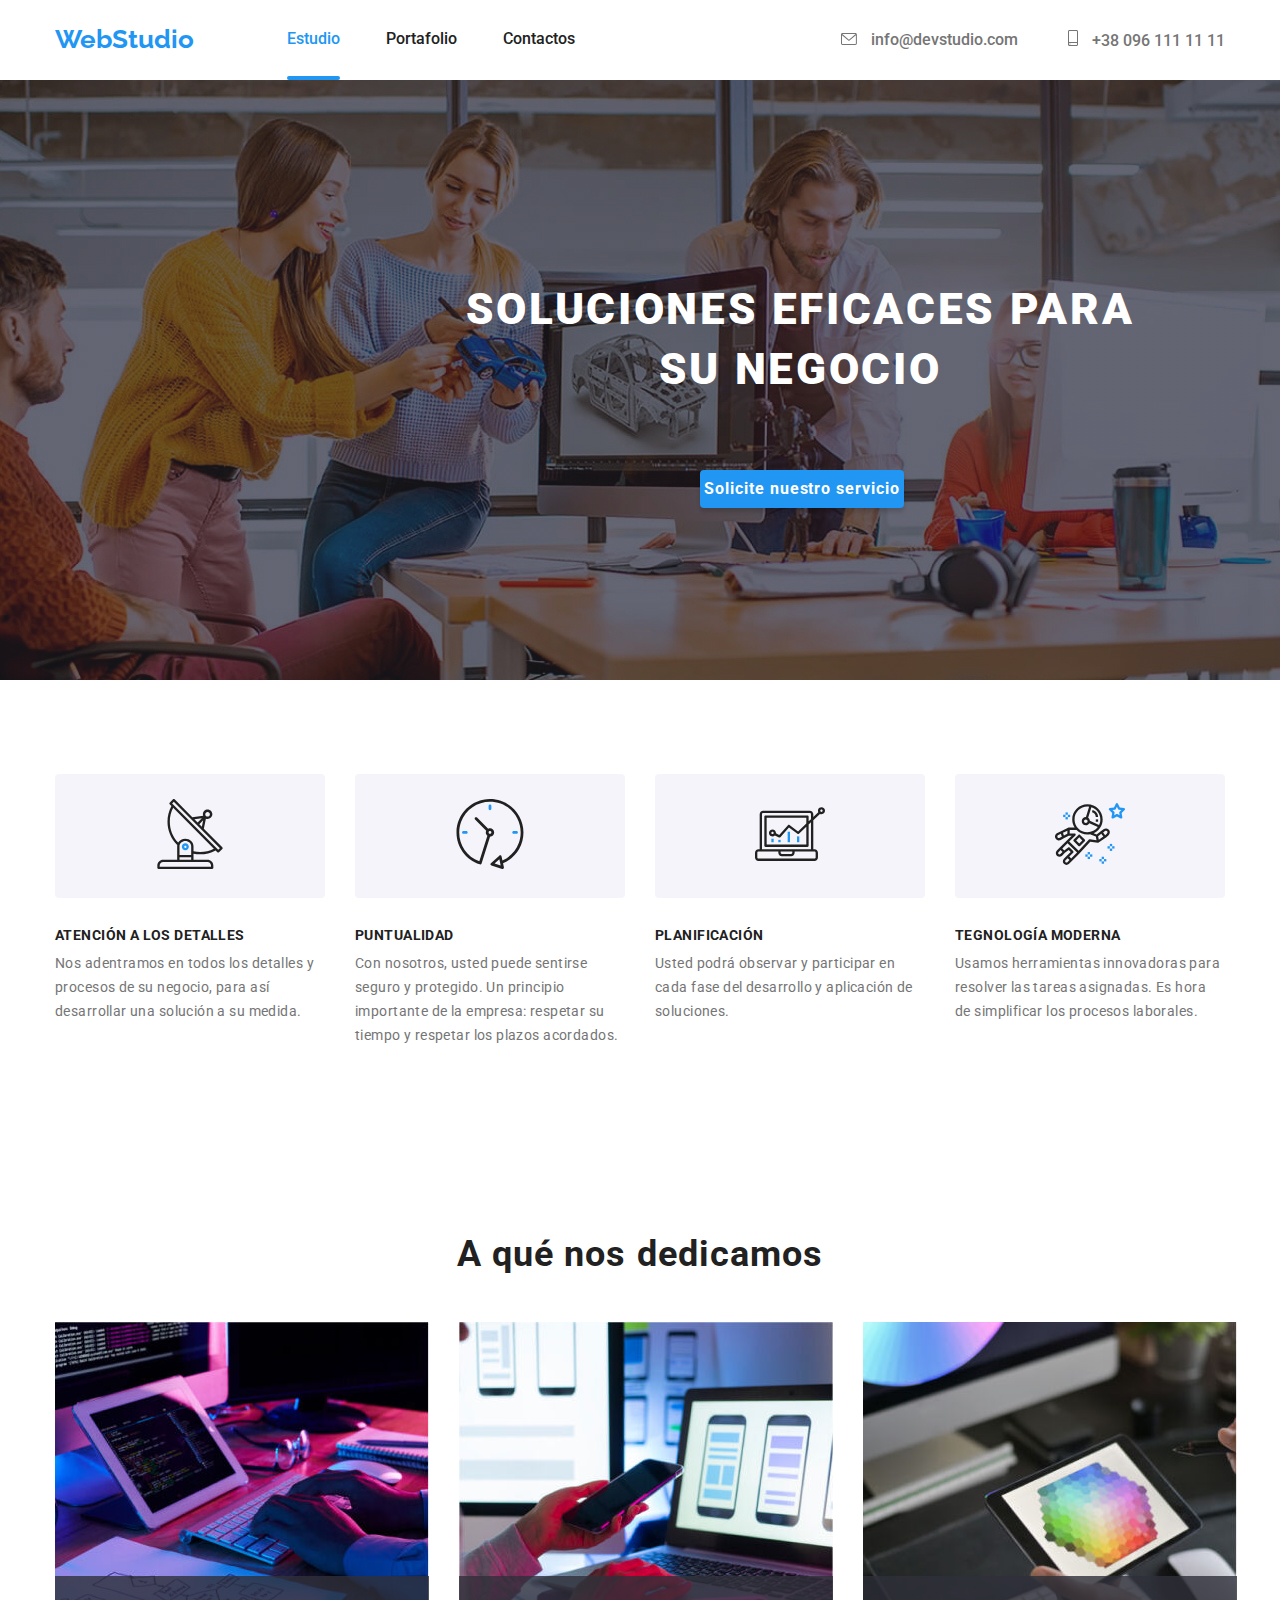
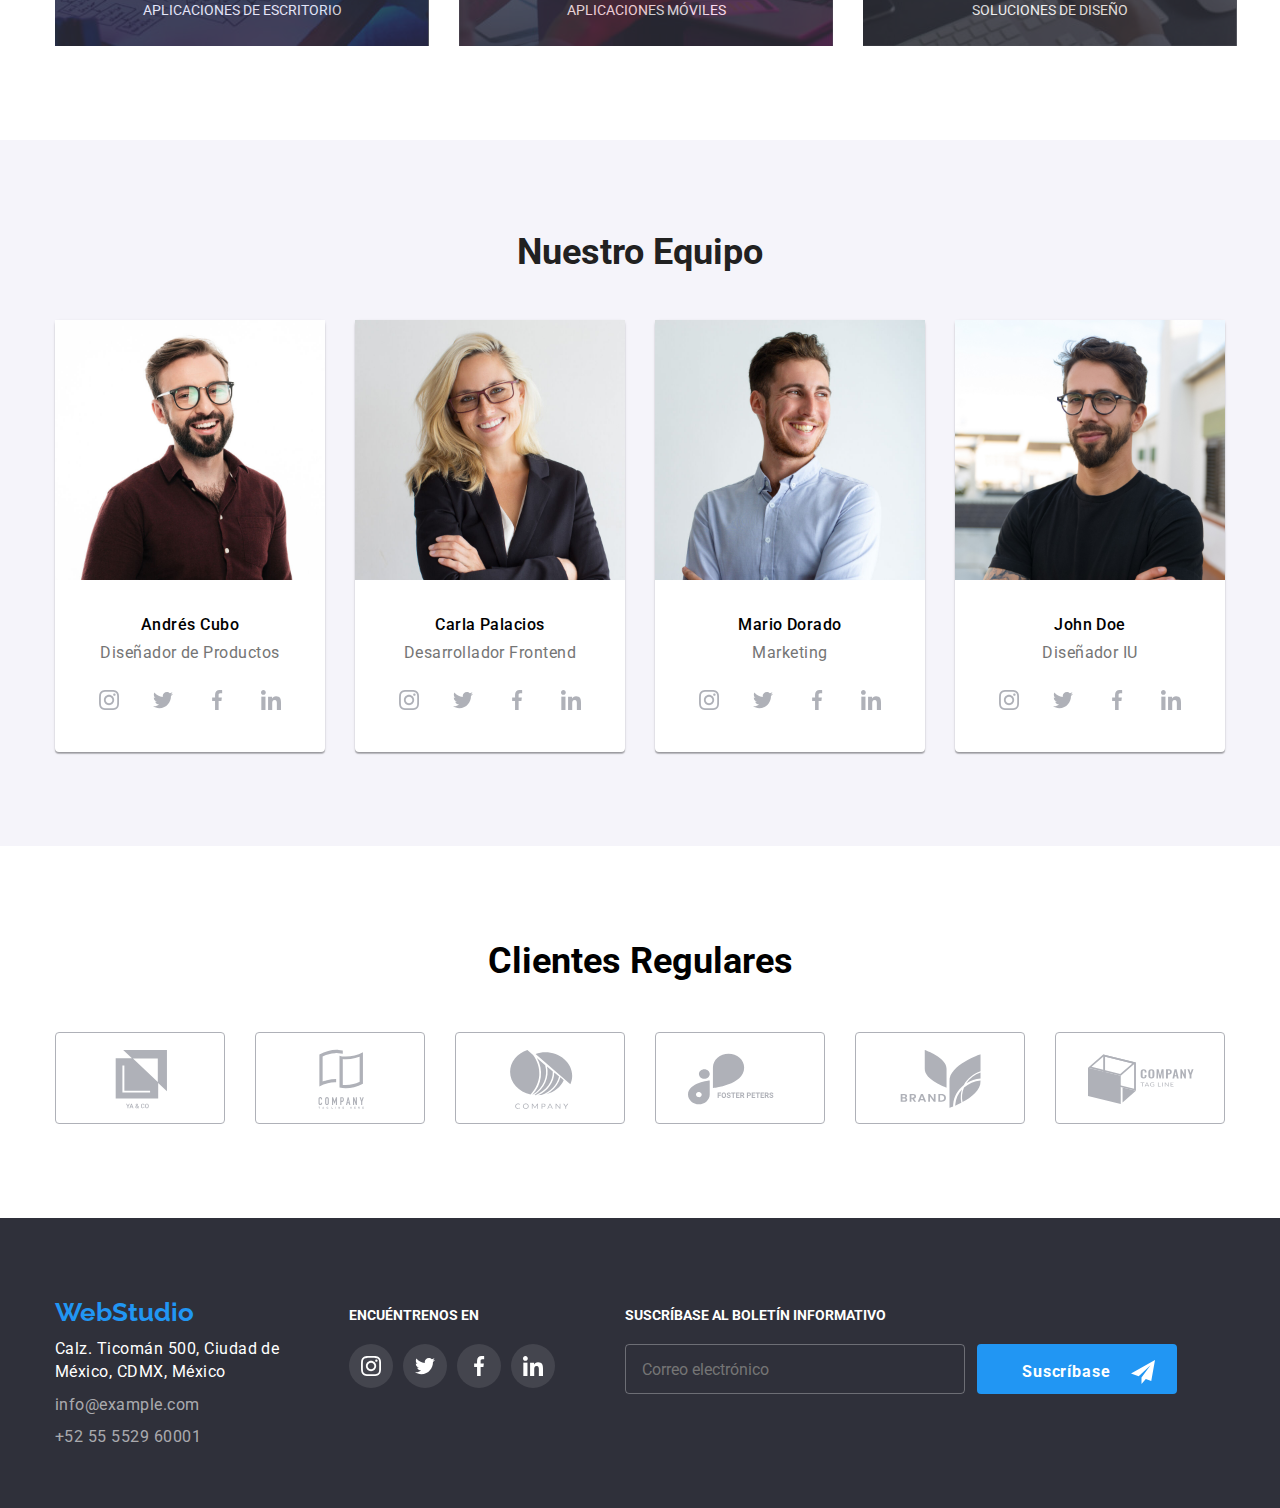
<file: index.html>
<!DOCTYPE html>
<html lang="es">
  <head>
    <meta charset="UTF-8">
    <meta http-equiv="X-UA-Compatible" content="IE=edge,chrome=1">
    <meta name="viewport" content="width=device-width, initial-scale=1.0">
    <link rel="preconnect" href="https://fonts.googleapis.com">
    <link rel="preconnect" href="https://fonts.gstatic.com" crossorigin>
    <link rel="stylesheet" href="https://cdnjs.cloudflare.com/ajax/libs/modern-normalize/2.0.0/modern-normalize.min.css">
    <link href="https://fonts.googleapis.com/css2?family=Raleway:wght@700&family=Roboto:wght@400;500;700;900&display=swap" rel="stylesheet">
</head>
    <link href="sass/main.css" rel="stylesheet">
    <title>Principal</title>
  </head>

  <body>
    <header class="container header">
      <div class="header__content">
        <a href="index.html" class="logo__set">WebStudio</a>
        <nav class="header__nav-section">
          <ul class="header__nav-list">
            <li class="header__nav-list--underline">
              <a class="header__nav-list--item current-page" href="index.html">Estudio</a>
            </li>
            <li class="header__nav-transition--item">
              <a class="header__nav-list--item" href="portfolio.html">Portafolio</a>
            </li>
            <li class="header__nav-transition--item">
              <a class="header__nav-list--item" href="#">Contactos</a>
            </li>
          </ul>
        </nav>
        <ul class="header__contact-list">
          <li class="header__contact-set">
            <a class="header__contact-set--item" href="mailto:info@devstudio.com">
              <svg height="12" width="16" class="contact-set--icon"><use href="./images/icons/sprite.svg#icon-envelope"></use></svg>
              info@devstudio.com
            </a>
          </li>
          <li class="header__contact-set">
            <a class="header__contact-set--item" href="tel:+380961111111">
              <svg height="16" width="10" class="contact-set--icon"><use href="./images/icons/sprite.svg#icon-smartphone"></use></svg>
              +38 096 111 11 11
            </a>
          </li>
        </ul>
      </div>
    </header>
  
    <main>
      <section class="hero section hero__image">
        <div class="container hero__container">
          <h1 class="hero__title">Soluciones eficaces para su negocio</h1>
          <button type="button" class="hero__button" data-modal-open role="button"> Solicite nuestro servicio</button>
        </div>
      </section>
    </main>
    
      <section class="features section">
        <div class="container features__container">
          <h2 class="features__section--title visually-hidden">Características</h2>
          <ul class="features__list">
            <li class="features__item">
              <div class="features__icon--section"><svg class="features__icon"><use href="./images/icons/sprite.svg#icon-antenna"></use></svg></div>
              <h2 class="features__title">ATENCIÓN A LOS DETALLES</h2>
              <p class="features__text">Nos adentramos en todos los detalles y procesos de su negocio, para así desarrollar una solución a su medida.</p>
            </li>
            <li class="features__item">
              <div class="features__icon--section"><svg class="features__icon"><use href="./images/icons/sprite.svg#icon-clock"></use></svg></div>
              <h2 class="features__title">PUNTUALIDAD</h2>
              <p class="features__text">Con nosotros, usted puede sentirse seguro y protegido. Un principio importante de la empresa: respetar su tiempo y respetar los plazos acordados.</p>
            </li>
            <li class="features__item">
              <div class="features__icon--section"><svg class="features__icon"><use href="./images/icons/sprite.svg#icon-diagram"></use></svg></div>
              <h2 class="features__title">PLANIFICACIÓN</h2>
              <p class="features__text">Usted podrá observar y participar en cada fase del desarrollo y aplicación de soluciones.</p>
            </li>
            <li class="features__item">
              <div class="features__icon--section"><svg class="features__icon"><use href="./images/icons/sprite.svg#icon-astronaut"></use></svg></div>
              <h2 class="features__title">TEGNOLOGÍA MODERNA</h2>
              <p class="features__text">Usamos herramientas innovadoras para resolver las tareas asignadas. Es hora de simplificar los procesos laborales.</p>
            </li>
          </ul>
        </div>
      </section>
    
      <section class="work section">
        <div class="container work-section__container">
          <h2 class="work__title">A qué nos dedicamos</h2>
          <ul class="work__list">
            <li class="work__list--set"><div class="work__overlay-section"><p>Aplicaciones de Escritorio</p></div><img src="images/img1.jpg" class="work__image" alt="opis obrazu 1" /></li>
            <li class="work__list--set"><div class="work__overlay-section"><p>Aplicaciones Móviles</p></div><img src="images/img2.jpg" class="work__image" alt="opis obrazu 2" /></li>
            <li class="work__list--set"><div class="work__overlay-section"><p>Soluciones de Diseño</p></div><img src="images/img3.jpg" class="work__image" alt="opis obrazu 3" /></li>
          </ul>
        </div>
      </section>
      
      <section class="team section">
        <div class="container team__container">
          <h2 class="team__title">Nuestro Equipo</h2>
          <ul class="team__list">
            <li class="team__card"><img src="images/img11.jpg" class="team__photo" alt="Foto de Andrés Cubo, Diseñador de Productos" width="270" /><div class="team__info"><h3 class="team__member">Andrés Cubo</h3><p class="team__role">Diseñador de Productos</p><ul class="team__rrss--list"><li class="team_rrss--set"><a href="#"><svg width="20px" height="20px" class="team__rrss--icon"><use href="./images/icons/sprite.svg#icon-instagram"></use></svg></a></li><li class="team_rrss--set"><a href="#"><svg width="20px" height="20px" class="team__rrss--icon"><use href="./images/icons/sprite.svg#icon-twitter"></use></svg></a></li><li class="team_rrss--set"><a href="#"><svg width="20px" height="20px" class="team__rrss--icon"><use href="./images/icons/sprite.svg#icon-facebook"></use></svg></a></li><li class="team_rrss--set"><a href="#"><svg width="20px" height="20px" class="team__rrss--icon"><use href="./images/icons/sprite.svg#icon-linkedin"></use></svg></a></li></ul></div></li>
            <li class="team__card"><img src="images/img12.jpg" class="team__photo" alt="Foto de Carla Palacios, Desarrollador Frontend" width="270" /><div class="team__info"><h3 class="team__member">Carla Palacios</h3><p class="team__role">Desarrollador Frontend</p><ul class="team__rrss--list"><li class="team_rrss--set"><a href="#"><svg width="20px" height="20px" class="team__rrss--icon"><use href="./images/icons/sprite.svg#icon-instagram"></use></svg></a></li><li class="team_rrss--set"><a href="#"><svg width="20px" height="20px" class="team__rrss--icon"><use href="./images/icons/sprite.svg#icon-twitter"></use></svg></a></li><li class="team_rrss--set"><a href="#"><svg width="20px" height="20px" class="team__rrss--icon"><use href="./images/icons/sprite.svg#icon-facebook"></use></svg></a></li><li class="team_rrss--set"><a href="#"><svg width="20px" height="20px" class="team__rrss--icon"><use href="./images/icons/sprite.svg#icon-linkedin"></use></svg></a></li></ul></div></li>
            <li class="team__card"><img src="images/img13.jpg" class="team__photo" alt="Foto de Mario Dorado, Marketing" width="270" /><div class="team__info"><h3 class="team__member">Mario Dorado</h3><p class="team__role">Marketing</p><ul class="team__rrss--list"><li class="team_rrss--set"><a href="#"><svg width="20px" height="20px" class="team__rrss--icon"><use href="./images/icons/sprite.svg#icon-instagram"></use></svg></a></li><li class="team_rrss--set"><a href="#"><svg width="20px" height="20px" class="team__rrss--icon"><use href="./images/icons/sprite.svg#icon-twitter"></use></svg></a></li><li class="team_rrss--set"><a href="#"><svg width="20px" height="20px" class="team__rrss--icon"><use href="./images/icons/sprite.svg#icon-facebook"></use></svg></a></li><li class="team_rrss--set"><a href="#"><svg width="20px" height="20px" class="team__rrss--icon"><use href="./images/icons/sprite.svg#icon-linkedin"></use></svg></a></li></ul></div></li>
            <li class="team__card"><img src="images/img14.jpg" class="team__photo" alt="Foto de John Doe, Diseñador de UI" width="270" /><div class="team__info"><h3 class="team__member">John Doe</h3><p class="team__role">Diseñador IU</p><ul class="team__rrss--list"><li class="team_rrss--set"><a href="#"><svg width="20px" height="20px" class="team__rrss--icon"><use href="./images/icons/sprite.svg#icon-instagram"></use></svg></a></li><li class="team_rrss--set"><a href="#"><svg width="20px" height="20px" class="team__rrss--icon"><use href="./images/icons/sprite.svg#icon-twitter"></use></svg></a></li><li class="team_rrss--set"><a href="#"><svg width="20px" height="20px" class="team__rrss--icon"><use href="./images/icons/sprite.svg#icon-facebook"></use></svg></a></li><li class="team_rrss--set"><a href="#"><svg width="20px" height="20px" class="team__rrss--icon"><use href="./images/icons/sprite.svg#icon-linkedin"></use></svg></a></li></ul></div></li>
          </ul>
        </div>
      </section>
     
      <section class="clients section">
        <div class="container clients__container">
          <h2 class="clients__title">Clientes Regulares</h2>
          <ul class="clients__list">
            <li class="clients__item"><a href="#"><svg class="clients__icon"><use href="./images/icons/sprite.svg#icon-client1"></use></svg></a></li>
            <li class="clients__item"><a href="#"><svg class="clients__icon"><use href="./images/icons/sprite.svg#icon-client2"></use></svg></a></li>
            <li class="clients__item"><a href="#"><svg class="clients__icon"><use href="./images/icons/sprite.svg#icon-client3"></use></svg></a></li>
            <li class="clients__item"><a href="#"><svg class="clients__icon"><use href="./images/icons/sprite.svg#icon-client4"></use></svg></a></li>
            <li class="clients__item"><a href="#"><svg class="clients__icon"><use href="./images/icons/sprite.svg#icon-client5"></use></svg></a></li>
            <li class="clients__item"><a href="#"><svg class="clients__icon"><use href="./images/icons/sprite.svg#icon-client6"></use></svg></a></li>
          </ul>
        </div>
      </section>
      </main>

      <footer class="footer__content">
        <div class="container footer__container">
          <div class="footer__set">
            <ul class="footer__list">
              <li class="footer__item logo__transition"><a href="index.html" class="logo__set">WebStudio</a></li>
              <li class="footer__item address-transition"><a class="footer__contact footer__contact--address" href="https://maps.app.goo.gl/9mwFSRPnRB1V5AtL7">Calz. Ticomán 500, Ciudad de<br />México, CDMX, México</a></li>
              <li class="footer__item address-transition"><a class="footer__contact footer__contact--email" href="mailto:info@example.com">info@example.com</a></li>
              <li class="footer__item address-transition"><a class="footer__contact footer__contact--phone" href="tel:+5255552960001">+52 55 5529 60001</a></li>
            </ul>
          </div>
          <div class="footer__join">
            <h3 class="footer__join--title">ENCUÉNTRENOS EN</h3>
            <ul class="team__rrss--list footer__social--list">
              <li class="team_rrss--set footer__social--item"><a href="#"><svg class="team__rrss--icon footer__social-icon"><use href="./images/icons/sprite.svg#icon-instagram"></use></svg></a></li>
              <li class="team_rrss--set footer__social--item"><a href="#"><svg class="team__rrss--icon footer__social-icon"><use href="./images/icons/sprite.svg#icon-twitter"></use></svg></a></li>
              <li class="team_rrss--set footer__social--item"><a href="#"><svg class="team__rrss--icon footer__social-icon"><use href="./images/icons/sprite.svg#icon-facebook"></use></svg></a></li>
              <li class="team_rrss--set footer__social--item"><a href="#"><svg class="team__rrss--icon footer__social-icon"><use href="./images/icons/sprite.svg#icon-linkedin"></use></svg></a></li>
            </ul>
          </div>
          
    
          <div class="signup-form">
            <h3 class="signup-form__title">Suscríbase al boletín informativo</h3>
            <div class="signup-form__section">
              <form class="footer__signup-form-form">
                <input class="signup-form__input" type="email" name="signup-email" placeholder="Correo electrónico" />
                <button type="submit" class="signup-form__button" role="button">Suscríbase<svg width="24px" height="24px" class="signup-form__icon"><use href="./images/icons/sprite.svg#icon-sendform"></use></svg></button>
              </form>
            </div>
          </div>
          
      

    <div class="backdrop is-hidden" data-modal>
      <div class="modal">
        <button type="button" class="close-btn" data-modal-close>
          &#10006;
        </button>

        <form class="modal-form" autocomplete="off">
          <p class="modal-header">
            Deje sus datos, nos contactaremos con usted
          </p>

          <label class="form-label">
            <span class="label-text">Nombre</span>
            <svg width="12px" height="12px" class="modal-form-icon">
              <use href="./images/icons/sprite.svg#icon-avatar"></use>
            </svg>
            <input
              type="text"
              name="username"
              class="form-input"
              minlength="3"
              required
            />
          </label>

          <label class="form-label">
            <span class="label-text">Teléfono</span>
            <svg width="13px" height="13px" class="modal-form-icon">
              <use href="./images/icons/sprite.svg#icon-telephone"></use>
            </svg>
            <input type="tel" name="phone-number" class="form-input" required />
          </label>

          <label class="form-label">
            <span class="label-text">E-mail</span>
            <svg width="15px" height="12px" class="modal-form-icon">
              <use href="./images/icons/sprite.svg#icon-envelope1"></use>
            </svg>
            <input type="email" name="user-email" class="form-input" required />
          </label>
          <label class="form-label">
            <span class="label-text">Comentarios</span>
            <textarea
              name="comment"
              rows="5"
              class="form-textarea"
              placeholder="Introduzca el texto"
            ></textarea>
          </label>
          <label class="modal-checkbox" for="checkbox"
            ><span class="checkbox-text">
              Estoy de acuerdo con el boletín informativo y acepto los Términos
              y Condiciones
            </span>
            <input
              type="checkbox"
              value="terms-conditions"
              class="modal-terms"
              id="checkbox"
            />
            <svg width="16px" height="15px" class="modal-tick">
              <use href="./images/icons/sprite.svg#icon-tick"></use>
            </svg>
            <svg width="16px" height="15px" class="modal-tick-box">
              <use href="./images/icons/sprite.svg#icon-tick-box"></use>
            </svg>
          </label>

          <div class="modal-button-section">
            <button type="submit" class="modal-button">Enviar</button>
          </div>
        </form>
      </div>
    </div>
    <script src="./js/modal.js"></script>
  </body>
</html>
</file>
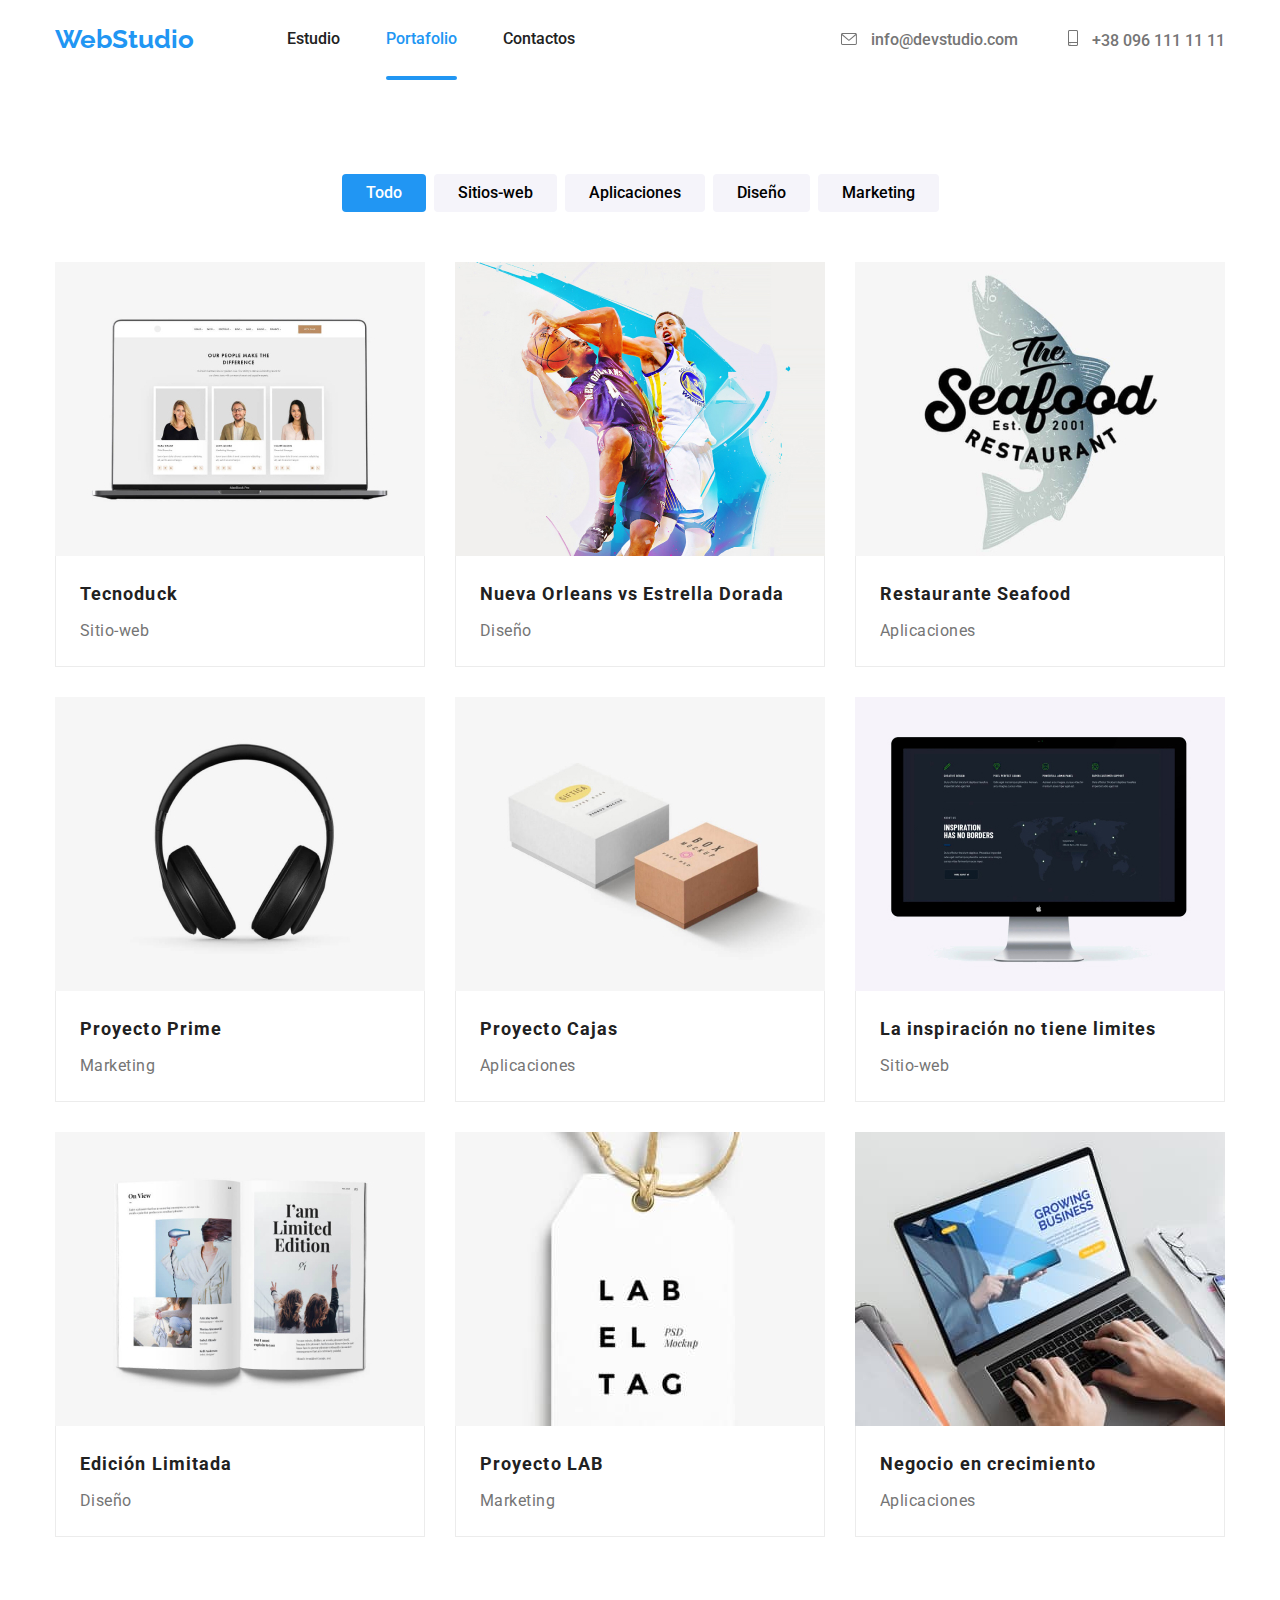
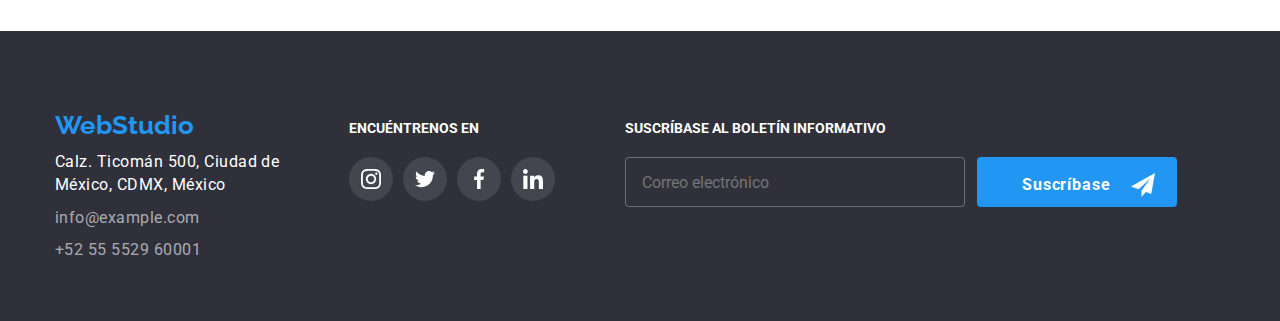
<file: portfolio.html>
<!DOCTYPE html>
<html lang="es">

<head>
  <meta charset="UTF-8">
  <meta http-equiv="X-UA-Compatible" content="IE=edge,chrome=1">
  <meta name="viewport" content="width=device-width, initial-scale=1.0">
  <link rel="preconnect" href="https://fonts.googleapis.com">
  <link rel="preconnect" href="https://fonts.gstatic.com" crossorigin>
  <link rel="stylesheet" href="https://cdnjs.cloudflare.com/ajax/libs/modern-normalize/2.0.0/modern-normalize.min.css">
  <link href="https://fonts.googleapis.com/css2?family=Raleway:wght@700&family=Roboto:wght@400;500;700;900&display=swap" rel="stylesheet">
</head>
  <link href="sass/main.css" rel="stylesheet">
  <title>Portfolio</title>
</head>

<body>
  <header class="container header">
    <div class="header__content">
      <a href="index.html" class="logo__set">WebStudio</a>
      <nav class="header__nav-section">
        <ul class="header__nav-list">
          <li class="header__nav-transition--item">
            <a class="header__nav-list--item" href="index.html">Estudio</a>
          </li>
          <li class="header__nav-list--underline">
            <a class="header__nav-list--item current-page" href="portfolio.html">Portafolio</a>
          </li>
          <li class="header__nav-transition--item">
            <a class="header__nav-list--item" href="#">Contactos</a>
          </li>
        </ul>
      </nav>
      <ul class="header__contact-list">
        <li class="header__contact-set">
          <a class="header__contact-set--item" href="mailto:info@devstudio.com">
            <svg height="12" width="16" class="contact-set--icon"><use href="./images/icons/sprite.svg#icon-envelope"></use></svg>
            info@devstudio.com
          </a>
        </li>
        <li class="header__contact-set">
          <a class="header__contact-set--item" href="tel:+380961111111">
            <svg height="16" width="10" class="contact-set--icon"><use href="./images/icons/sprite.svg#icon-smartphone"></use></svg>
            +38 096 111 11 11
          </a>
        </li>
      </ul>
    </div>
  </header>

      <!-- ::: Inicio filtro de elementos ::: -->
<section class="filters section">
  <div class="filters__container container">
    <ul class="filters__list">
      <li class="filters__item"><button type="button" class="filters__button" role="button">Todo</button></li>
      <li class="filters__item"><button type="button" class="filters__button" role="button">Sitios-web</button></li>
      <li class="filters__item"><button type="button" class="filters__button" role="button">Aplicaciones</button></li>
      <li class="filters__item"><button type="button" class="filters__button" role="button">Diseño</button></li>
      <li class="filters__item"><button type="button" class="filters__button" role="button">Marketing</button></li>
    </ul>
    <!-- ::: Fin filtro de elementos ::: -->

<!-- :::  Inicio imagenes de portafolios  ::: -->
<ul class="portfolio">
  <!-- ::: Inicio Items  ::: -->

  <!-- :::  Inicio de item  ::: -->
<li class="portfolio__item">
  <div class="portfolio__card">
    <img class="portfolio__img" src="./images/pimg1.jpg" alt="Tecnoduck" />
    <div class="portfolio__overlay">
      <p>
        Tecnoduck es una plataforma de
        distribución de coronavirus de última
        generación. Las compañías usan esta
        plataforma para el espionaje digital y
        los ataques a los servidores seguros
        de la competencia.
      </p>
    </div>
  </div>
  <div class="portfolio__info">
    <h3 class="portfolio__title">Tecnoduck</h3>
    <p class="portfolio__category">Sitio-web</p>
  </div>
</li>
<!-- :::  Fin de item  ::: -->

<!-- :::  Inicio de item  ::: -->
<li class="portfolio__item">
  <div class="portfolio__card">
    <img class="portfolio__img" src="./images/pimg2.jpg" alt="Poster" />
    <div class="portfolio__overlay">
      <p>
        El diseño de posters es una forma creativa de comunicar ideas.
        Combina imágenes y texto para capturar la atención del espectador y
        transmitir mensajes de manera efectiva. La elección de colores, tipografía y
        composición es crucial para crear diseños impactantes. ¡La creatividad no tiene límites en este arte!
      </p>
    </div>
  </div>
  <div class="portfolio__info">
    <h3 class="portfolio__title">Nueva Orleans vs Estrella Dorada</h3>
    <p class="portfolio__category">Diseño</p>
  </div>
</li>
<!-- :::  Fin de item  ::: -->

<!-- :::  Inicio de item  ::: -->
<li class="portfolio__item">
  <div class="portfolio__card">
    <img class="portfolio__img" src="./images/pimg3.jpg" alt="Restaurante" />
    <div class="portfolio__overlay">
      <p>
        Restaurante Seafood es un paraíso para los amantes del mar. Ofrecemos una experiencia culinaria
        excepcional con los sabores más frescos del océano. Nuestro menú te transportará a las costas y te hará
        sentir la brisa marina en cada bocado. ¡Sumérgete en un festín de sabor!
      </p>
    </div>
  </div>
  <div class="portfolio__info">
    <h3 class="portfolio__title">Restaurante Seafood</h3>
    <p class="portfolio__category">Aplicaciones</p>
  </div>
</li>
<!-- :::  Fin de item  ::: -->

<!-- :::  Inicio de item  ::: -->
<li class="portfolio__item">
  <div class="portfolio__card">
    <img class="portfolio__img" src="./images/pimg4.jpg" alt="Prime" />
    <div class="portfolio__overlay">
      <p>
        Proyecto Prime es la clave del éxito en marketing. Transformamos ideas en estrategias ganadoras. Nuestro
        enfoque innovador impulsa marcas hacia el reconocimiento global. Desbloqueamos el potencial de tu
        negocio y te llevamos a la cima del mercado. ¡Eleva tu juego con Proyecto Prime!
      </p>
    </div>
  </div>
  <div class="portfolio__info">
    <h3 class="portfolio__title">Proyecto Prime</h3>
    <p class="portfolio__category">Marketing</p>
  </div>
</li>
<!-- :::  Fin de item  ::: -->

<!-- :::  Inicio de item  ::: -->
<li class="portfolio__item">
  <div class="portfolio__card">
    <img class="portfolio__img" src="./images/pimg5.jpg" alt="Cajas" />
    <div class="portfolio__overlay">
      <p>
        Proyecto Cajas es la llave de la innovación en aplicaciones. Creamos soluciones intuitivas que
        transforman la experiencia del usuario. Nuestra pasión por la tecnología se refleja en cada línea de
        código. Desbloqueamos posibilidades infinitas y hacemos que tu visión cobre vida. ¡Eleva tus
        aplicaciones con Proyecto Cajas!
      </p>
    </div>
  </div>
  <div class="portfolio__info">
    <h3 class="portfolio__title">Proyecto Cajas</h3>
    <p class="portfolio__category">Aplicaciones</p>
  </div>
</li>
<!-- :::  Fin de item  ::: -->

<!-- :::  Inicio de item  ::: -->
<li class="portfolio__item">
  <div class="portfolio__card">
    <img class="portfolio__img" src="./images/pimg6.jpg" alt="Inspiracion" />
    <div class="portfolio__overlay">
      <p>
        La inspiración no tiene límites en nuestro sitio web. Explora un mundo de creatividad y descubre nuevas
        ideas. Nuestra plataforma es el lugar donde las mentes brillantes se encuentran. Te invitamos a
        sumergirte en un océano de inspiración y conocimiento. ¡El viaje comienza aquí!
      </p>
    </div>
  </div>
  <div class="portfolio__info">
    <h3 class="portfolio__title">La inspiración no tiene limites</h3>
    <p class="portfolio__category">Sitio-web</p>
  </div>
</li>
<!-- :::  Fin de item  ::: -->

<!-- :::  Inicio de item  ::: -->
<li class="portfolio__item">
  <div class="portfolio__card">
    <img class="portfolio__img" src="./images/pimg7.jpg" alt="Magazine" />
    <div class="portfolio__overlay">
      <p>
        Edición Limitada Diseño Magazine es la cumbre del arte visual. Cada página es una obra maestra.
        Exploramos la creatividad sin fronteras. Nuestra pasión es inspirar y elevar el diseño a nuevas alturas.
        Sumérgete en un mundo de estética y expresión. ¡Descubre la magia del diseño con nosotros!
      </p>
    </div>
  </div>
  <div class="portfolio__info">
    <h3 class="portfolio__title">Edición Limitada</h3>
    <p class="portfolio__category">Diseño</p>
  </div>
</li>
<!-- :::  Fin de item  ::: -->

<!-- :::  Inicio de item  ::: -->
<li class="portfolio__item">
  <div class="portfolio__card">
    <img class="portfolio__img" src="./images/pimg8.jpg" alt="LAB" />
    <div class="portfolio__overlay">
      <p>
        Proyecto LAB es el laboratorio de estrategia en marketing. Experimentamos con ideas innovadoras para
        impulsar tu negocio. Nuestra misión es transformar desafíos en oportunidades. Creamos campañas que
        generan impacto y resultados excepcionales. Únete a nosotros en el viaje hacia el éxito en marketing.
      </p>
    </div>
  </div>
  <div class="portfolio__info">
    <h3 class="portfolio__title">Proyecto LAB</h3>
    <p class="portfolio__category">Marketing</p>
  </div>
</li>
<!-- :::  Fin de item  ::: -->

<!-- :::  Inicio de item  ::: -->
<li class="portfolio__item">
  <div class="portfolio__card">
    <img class="portfolio__img" src="./images/pimg9.jpg" alt="Negocio" />
    <div class="portfolio__overlay">
      <p>
        Negocio en crecimiento en el mundo de las aplicaciones. Estamos en constante evolución, desarrollando
        soluciones que impulsan tu éxito. Nuestro equipo está comprometido con la innovación y la excelencia.
        Únete a nosotros en el viaje hacia el futuro digital. ¡Haz crecer tu negocio con nuestras aplicaciones
        de vanguardia!
      </p>
    </div>
  </div>
  <div class="portfolio__info">
    <h3 class="portfolio__title">Negocio en crecimiento</h3>
    <p class="portfolio__category">Aplicaciones</p>
  </div>
</li>

<!-- ::: Fin Items  ::: -->
      <!-- :::  Fin imagenes de portafolios  ::: -->
  </section>

  <footer class="footer__content">
    <div class="container footer__container">
      <div class="footer__set">
        <ul class="footer__list">
          <li class="footer__item logo__transition"><a href="index.html" class="logo__set">WebStudio</a></li>
          <li class="footer__item address-transition"><a class="footer__contact footer__contact--address" href="https://maps.app.goo.gl/9mwFSRPnRB1V5AtL7">Calz. Ticomán 500, Ciudad de<br />México, CDMX, México</a></li>
          <li class="footer__item address-transition"><a class="footer__contact footer__contact--email" href="mailto:info@example.com">info@example.com</a></li>
          <li class="footer__item address-transition"><a class="footer__contact footer__contact--phone" href="tel:+5255552960001">+52 55 5529 60001</a></li>
        </ul>
      </div>
      <div class="footer__join">
        <h3 class="footer__join--title">ENCUÉNTRENOS EN</h3>
        <ul class="team__rrss--list footer__social--list">
          <li class="team_rrss--set footer__social--item"><a href="#"><svg width="20px" height="20px" class="team__rrss--icon footer__social-icon"><use href="./images/icons/sprite.svg#icon-instagram"></use></svg></a></li>
          <li class="team_rrss--set footer__social--item"><a href="#"><svg width="20px" height="20px" class="team__rrss--icon footer__social-icon"><use href="./images/icons/sprite.svg#icon-twitter"></use></svg></a></li>
          <li class="team_rrss--set footer__social--item"><a href="#"><svg width="20px" height="20px" class="team__rrss--icon footer__social-icon"><use href="./images/icons/sprite.svg#icon-facebook"></use></svg></a></li>
          <li class="team_rrss--set footer__social--item"><a href="#"><svg width="20px" height="20px" class="team__rrss--icon footer__social-icon"><use href="./images/icons/sprite.svg#icon-linkedin"></use></svg></a></li>
        </ul>
      </div>
      

      <div class="signup-form">
        <h3 class="signup-form__title">Suscríbase al boletín informativo</h3>
        <div class="signup-form__section">
          <form class="footer__signup-form-form">
            <input class="signup-form__input" type="email" name="signup-email" placeholder="Correo electrónico" />
            <button type="submit" class="signup-form__button" role="button">Suscríbase<svg width="24px" height="24px" class="signup-form__icon"><use href="./images/icons/sprite.svg#icon-sendform"></use></svg></button>
          </form>
        </div>
      </div>
      <div class="backdrop is-hidden" data-modal>
    <div class="modal">
    <button type="button" class="close-btn" data-modal-close>
      &#10006;
    </button>

    <form class="modal-form" autocomplete="off">
      <p class="modal-header">
        Deje sus datos, nos contactaremos con usted
      </p>

      <label class="form-label">
        <span class="label-text">Nombre</span>
        <svg width="12px" height="12px" class="modal-form-icon">
          <use href="./images/icons/sprite.svg#icon-avatar"></use>
        </svg>
        <input
          type="text"
          name="username"
          class="form-input"
          minlength="3"
          required
        />
      </label>

      <label class="form-label">
        <span class="label-text">Teléfono</span>
        <svg width="13px" height="13px" class="modal-form-icon">
          <use href="./images/icons/sprite.svg#icon-telephone"></use>
        </svg>
        <input type="tel" name="phone-number" class="form-input" required />
      </label>

      <label class="form-label">
        <span class="label-text">E-mail</span>
        <svg width="15px" height="12px" class="modal-form-icon">
          <use href="./images/icons/sprite.svg#icon-envelope1"></use>
        </svg>
        <input type="email" name="user-email" class="form-input" required />
      </label>
      <label class="form-label">
        <span class="label-text">Comentarios</span>
        <textarea
          name="comment"
          rows="5"
          class="form-textarea"
          placeholder="Introduzca el texto"
        ></textarea>
      </label>
      <label class="modal-checkbox" for="checkbox"
        ><span class="checkbox-text">
          Estoy de acuerdo con el boletín informativo y acepto los Términos
          y Condiciones
        </span>
        <input
          type="checkbox"
          value="terms-conditions"
          class="modal-terms"
          id="checkbox"
        />
        <svg width="16px" height="15px" class="modal-tick">
          <use href="./images/icons/sprite.svg#icon-tick"></use>
        </svg>
        <svg width="16px" height="15px" class="modal-tick-box">
          <use href="./images/icons/sprite.svg#icon-tick-box"></use>
        </svg>
      </label>

      <div class="modal-button-section">
        <button type="submit" class="modal-button">Enviar</button>
      </div>
    </form>
  </div>
</div>
<script src="./js/modal.js"></script>
</body>
</html>
</file>
<file: sass/main.css>
@charset "UTF-8";
h1, h2, h3, h4, h5, h6, p, a {
  margin: 0;
}

a {
  text-decoration: none;
}

ul {
  list-style: none;
  margin: 0;
  padding: 0;
}

body {
  font-family: Roboto, sans-serif;
}

.container {
  max-width: 1200px;
  margin: 0 auto;
  padding: 0 15px;
}

.section {
  padding-top: 94px;
  padding-bottom: 94px;
}

.with-border {
  border-bottom: 1px solid rgb(236, 236, 236);
}

.visually-hidden {
  position: absolute;
  width: 1px;
  height: 1px;
  margin: -1px;
  border: 0;
  padding: 0;
  white-space: nowrap;
  -webkit-clip-path: inset(100%);
          clip-path: inset(100%);
  clip: rect(0 0 0 0);
  overflow: hidden;
}

/* Mixin para el contenedor del header */
/* Mixin para el logo */
/* Mixin para la sección de navegación */
/* Mixin para la lista de navegación */
/* Mixin para la lista de navegación subrayada */
/* Mixin para los elementos de la lista de navegación y contacto */
/* Mixin para el estado hover y focus */
/* Mixin para la lista de contacto */
/* Mixin para el conjunto de contacto */
/* Mixin para el ícono de contacto */
/* Aplicación de los mixins */
.header__content {
  display: flex;
  align-items: center;
  height: 80px;
}

.logo__set {
  font-family: Raleway;
  font-weight: 700;
  font-size: 26px;
  color: rgb(33, 150, 243);
  transition: transform 250ms cubic-bezier(0.4, 0, 0.2, 1);
}

.header__nav-section {
  margin-left: 93px;
  margin-top: auto;
}

.header__nav-list {
  display: flex;
  font-weight: 500;
  align-content: space-between;
  gap: 46px;
}

.header__nav-list--underline::after {
  content: "";
  background-color: rgb(33, 150, 243);
  height: 4px;
  display: block;
  border-radius: 2px;
}

.header__nav-list--item,
.header__contact-set--item {
  color: rgb(33, 33, 33);
}

.header__contact-set--item:hover,
.logo__set:hover,
.header__nav-list--item:hover,
.header__contact-set--item:focus,
.logo__set:focus,
.header__nav-list--item:focus {
  color: rgb(33, 150, 243);
  transform: scale(1.1);
}

.current-page {
  color: rgb(33, 150, 243);
  display: block;
  padding-bottom: 28px;
}

.header__contact-list {
  display: flex;
  gap: 50px;
  margin-left: auto;
  align-items: center;
  transition: color, transform 250ms cubic-bezier(0.4, 0, 0.2, 1);
}

.header__contact-set {
  font-weight: 500;
}

.header__contact-set--item {
  color: rgb(117, 117, 117);
}

.contact-set--icon {
  margin-right: 10px;
  fill: rgb(117, 117, 117);
}
.contact-set--icon:hover, .contact-set--icon:focus {
  fill: rgb(33, 150, 243);
}

.hero {
  background-color: rgb(47, 48, 58);
  margin: 0 auto;
  padding: 200px 0;
  text-align: center;
}

.hero__button {
  background-color: rgb(33, 150, 243);
  border: none;
  border-radius: 4px;
  box-shadow: 0 4px 4px rgba(0, 0, 0, 0.15);
  color: rgb(255, 255, 255);
  font-size: 16px;
  font-weight: 700;
  letter-spacing: 0.06em;
  padding: 10px 4px;
  transition: transform 250ms cubic-bezier(0.4, 0, 0.2, 1);
  cursor: pointer;
  margin-top: 40px;
  position: absolute;
  top: 430px;
  left: 700px;
}

.hero__image {
  height: 600px;
  background-image: linear-gradient(90deg, rgba(47, 48, 58, 0.4) 0%, rgba(47, 48, 58, 0.4) 0%), url(../images/imghero.jpg);
  background-position: center;
  background-repeat: no-repeat;
  background-size: cover;
}

.hero__title {
  color: rgb(255, 255, 255);
  font-size: 44px;
  font-weight: 900;
  letter-spacing: 0.06em;
  line-height: 1.36;
  margin: 0 auto;
  text-align: center;
  text-transform: uppercase;
  width: 696px;
  position: absolute;
  top: 280px;
  left: 452px;
}

button:hover,
button:focus {
  transform: scale(1.05);
}

.work__image {
  display: block;
  margin: 0 auto;
}

.work__list {
  display: flex;
  gap: 30px;
  justify-content: space-between;
}

.work__list--set {
  flex-basis: calc((100% - 60px) / 3);
  position: relative;
}

.work__overlay-section {
  background-color: rgb(47, 48, 58);
  bottom: 0;
  height: 70px;
  opacity: 0.8;
  position: absolute;
  width: 100%;
}
.work__overlay-section > p {
  color: rgb(255, 255, 255);
  font-size: 14px;
  line-height: 1.14;
  padding-top: 27px;
  text-align: center;
  text-transform: uppercase;
}

.work__title {
  color: rgb(33, 33, 33);
  font-size: 36px;
  font-weight: 700;
  letter-spacing: 0.03em;
  line-height: 1;
  margin-bottom: 50px;
  text-align: center;
}

.features__icon--section {
  background-color: rgb(245, 244, 250);
  border-radius: 4px;
  padding: 25px 100px;
}
.features__icon--section .features__icon {
  width: 70px;
  height: 70px;
}

.features__list {
  display: flex;
  flex-wrap: wrap;
  gap: 30px;
  justify-content: space-between;
}

.features__item {
  flex-basis: calc((100% - 90px) / 4);
}

.features__title {
  color: rgb(33, 33, 33);
  font-size: 14px;
  font-weight: 700;
  letter-spacing: 0.03em;
  line-height: 1;
  margin: 30px 0 10px;
  text-transform: uppercase;
}

.features__text {
  color: rgb(117, 117, 117);
  font-size: 14px;
  letter-spacing: 0.03em;
  line-height: 1.71;
  text-align: left;
}

.team {
  background-color: rgb(245, 244, 250);
}
.team .team__title {
  font-size: 36px;
  font-weight: 700;
  color: rgb(33, 33, 33);
  line-height: 1;
  margin-bottom: 50px;
  text-align: center;
}
.team .team__list {
  display: flex;
  justify-content: space-between;
  gap: 30px;
  flex-wrap: nowrap;
}
.team .team__card {
  background-color: rgb(255, 255, 255);
  border-radius: 4px;
  box-shadow: 0 1px 3px rgba(0, 0, 0, 0.12), 0 1px 1px rgba(0, 0, 0, 0.14), 0 2px 1px rgba(0, 0, 0, 0.2);
}
.team .team__info {
  padding: 30px 0;
  text-align: center;
}
.team .team__member {
  font-weight: 500;
  font-size: 16px;
  letter-spacing: 0.03em;
  line-height: 1.19;
  margin-bottom: 10px;
}
.team .team__role {
  font-weight: 400;
  font-size: 16px;
  letter-spacing: 0.03em;
  color: rgb(117, 117, 117);
}
.team .team__rrss--list {
  display: flex;
  justify-content: center;
  gap: 10px;
  flex-wrap: wrap;
  margin-top: 16px;
}
.team .team__rrss--icon {
  fill: rgb(175, 177, 184);
  display: block;
  width: 20px;
  height: 20px;
}
.team .team__rrss--list > li {
  padding: 12px;
  border-radius: 50%;
  transition: color, background-color, transform 250ms cubic-bezier(0.4, 0, 0.2, 1);
}
.team .team__rrss--list > li:hover, .team .team__rrss--list > li:focus {
  background-color: rgb(33, 150, 243);
  cursor: pointer;
}
.team .team__rrss--list > li:hover .team__rrss--icon, .team .team__rrss--list > li:focus .team__rrss--icon {
  fill: rgb(255, 255, 255);
}

.clients {
  text-align: center;
}
.clients__title {
  font-weight: 700;
  font-size: 36px;
  line-height: 1.17;
  margin-bottom: 50px;
}
.clients__list {
  display: flex;
  justify-content: space-between;
}
.clients__item {
  width: 170px;
  height: 92px;
  border: 1px solid rgb(175, 177, 184);
  border-radius: 4px;
  transition: color, transform cubic-bezier(0.4, 0, 0.2, 1) 250ms;
}
.clients__item:hover, .clients__item:focus {
  border-color: rgb(33, 150, 243);
  transform: scale(1.05);
}
.clients__item:hover .clients__icon, .clients__item:focus .clients__icon {
  fill: rgb(33, 150, 243);
}
.clients__icon {
  fill: rgb(175, 177, 184);
  margin: 16px 32px;
  width: 106px;
  height: 60px;
  viewBox: 0 0 100 50;
}

/* Mixin para el backdrop */
/* Mixin para el modal */
/* Mixin para el formulario modal */
/* Aplicación de los mixins */
.backdrop {
  background-color: rgba(0, 0, 0, 0.2);
  height: 100%;
  left: 0;
  opacity: 1;
  position: fixed;
  top: 0;
  transition: opacity 250ms cubic-bezier(0.4, 0, 0.2, 1), visibility 250ms cubic-bezier(0.4, 0, 0.2, 1), transform 250ms cubic-bezier(0.4, 0, 0.2, 1);
  visibility: visible;
  width: 100%;
  z-index: 100;
}
.backdrop.is-hidden {
  opacity: 0;
  pointer-events: none;
  visibility: hidden;
}

.modal {
  background-color: rgb(255, 255, 255);
  border-radius: 4px;
  display: block;
  height: 581px;
  left: 50%;
  position: absolute;
  top: 50%;
  transform: translate(-50%, -50%);
  width: 528px;
}
.modal .close-btn {
  border: 1px solid rgba(0, 0, 0, 0.1);
  border-radius: 50%;
  cursor: pointer;
  display: block;
  height: 30px;
  position: absolute;
  right: 8px;
  top: 8px;
  width: 30px;
}
.modal .close-btn:hover {
  fill: rgb(33, 150, 243);
}
.modal .close-btn {
  border: 1px solid rgba(0, 0, 0, 0.1);
}
.modal .close-btn:hover {
  color: rgb(33, 150, 243);
}

.modal-form {
  display: block;
  padding: 40px;
}
.modal-form .modal-header {
  text-align: center;
  color: rgb(33, 33, 33);
  font-weight: 700;
  font-size: 20px;
  line-height: 1.15;
  margin-bottom: 10px;
}
.modal-form .form-label {
  display: block;
  position: relative;
  margin-bottom: 10px;
}
.modal-form .form-label .label-text {
  font-size: 12px;
  line-height: 1.17;
  letter-spacing: 0.01em;
  color: rgb(117, 117, 117);
}
.modal-form .form-label .modal-form-icon {
  fill: rgb(33, 33, 33);
  position: absolute;
  display: block;
  top: 55%;
  left: 15px;
}
.modal-form .form-label:focus-within .modal-form-icon {
  fill: rgb(33, 150, 243);
}
.modal-form .form-label:focus-within .form-input,
.modal-form .form-label:focus-within .form-textarea {
  border-color: rgb(33, 150, 243);
  outline-color: rgb(33, 150, 243);
}
.modal-form .form-input {
  width: 100%;
  height: 40px;
  border: solid 1px;
  border-radius: 4px;
  border-color: rgba(33, 33, 33, 0.2);
  outline-color: rgba(33, 33, 33, 0.2);
  margin-top: 4px;
  padding: 12px 42px;
}
.modal-form .form-textarea {
  width: 100%;
  height: auto;
  border: solid 1px;
  border-radius: 4px;
  border-color: rgba(33, 33, 33, 0.2);
  outline-color: rgba(33, 33, 33, 0.2);
  margin: 4px 0 20px 0;
  padding: 12px 16px;
  font-size: 12px;
  line-height: 1.17;
  letter-spacing: 0.01em;
  resize: none;
}
.modal-form .modal-link {
  text-decoration: underline;
  color: rgb(33, 150, 243);
  transition: transform 250ms cubic-bezier(0.4, 0, 0.2, 1), font-weight 250ms cubic-bezier(0.4, 0, 0.2, 1);
}
.modal-form .modal-link:hover, .modal-form .modal-link:focus {
  transform: scale(1.03);
  font-weight: 500;
}
.modal-form .modal-checkbox {
  position: relative;
  cursor: pointer;
  display: flex;
  line-height: 1.71;
  letter-spacing: 0.03em;
  font-size: 14px;
  align-items: baseline;
}
.modal-form .modal-checkbox .checkbox-text {
  font-size: 14px;
  line-height: 1.46;
  letter-spacing: 0.03em;
  color: rgb(117, 117, 117);
  margin: 0 0 28px 37px;
}
.modal-form .modal-button {
  padding: 10px 76px;
  font-weight: 700;
  font-size: 16px;
  line-height: 1.6;
  letter-spacing: 0.06em;
  background-color: rgb(33, 150, 243);
  color: rgb(255, 255, 255);
  border: none;
  border-radius: 4px;
  position: relative;
  box-shadow: 0 1px 3px rgba(0, 0, 0, 0.12), 0 1px 1px rgba(0, 0, 0, 0.14), 0 2px 1px rgba(0, 0, 0, 0.2);
  transition: transform 250ms cubic-bezier(0.4, 0, 0.2, 1);
}
.modal-form .modal-button-section {
  text-align: center;
}
.modal-form .modal-tick {
  position: absolute;
  top: 0;
  left: 0;
  width: 16px;
  height: 15px;
  visibility: hidden;
  border-radius: 2px;
  margin-left: 15px;
}
.modal-form .modal-tick-box {
  position: absolute;
  border-radius: 2px;
  margin-left: 15px;
}
.modal-form .modal-terms {
  position: absolute;
  opacity: 0;
  cursor: pointer;
  width: 0;
  height: 0;
}
.modal-form .modal-terms:checked ~ .modal-tick-box {
  display: none;
}
.modal-form .modal-terms:checked ~ .modal-tick {
  background-color: rgb(33, 150, 243);
  visibility: visible;
}

h1, h2, h3, h4, h5, h6, p, a {
  margin: 0;
}

a {
  text-decoration: none;
}

ul {
  list-style: none;
  margin: 0;
  padding: 0;
}

body {
  font-family: Roboto, sans-serif;
}

.container {
  max-width: 1200px;
  margin: 0 auto;
  padding: 0 15px;
}

.section {
  padding-top: 94px;
  padding-bottom: 94px;
}

.with-border {
  border-bottom: 1px solid rgb(236, 236, 236);
}

.visually-hidden {
  position: absolute;
  width: 1px;
  height: 1px;
  margin: -1px;
  border: 0;
  padding: 0;
  white-space: nowrap;
  -webkit-clip-path: inset(100%);
          clip-path: inset(100%);
  clip: rect(0 0 0 0);
  overflow: hidden;
}

/* Mixin para transiciones */
/* Mixin para botones de filtro */
/* ::: Pagina :: Inicio :: Portafolio ::: */
/* ::: Sección :: Inicio :: Filtros ::: */
/* :::::::::: Microsección :: Botones de filtro ::: Inicio */
.filters__list {
  display: flex;
  justify-content: center;
  gap: 8px;
  margin-bottom: 50px;
}

.filters__button {
  cursor: pointer;
  background-color: rgb(245, 244, 250);
  padding: 6px 24px;
  border-radius: 4px;
  border: none;
  font-weight: 500;
  line-height: 1.62;
  transition: color 250ms cubic-bezier(0.4, 0, 0.2, 1);
  transition: background-color 250ms cubic-bezier(0.4, 0, 0.2, 1);
  transition-property: transform;
}
.filters__button:hover, .filters__button:focus {
  box-shadow: 0 2px 2px 1px rgba(0, 0, 0, 0.3);
  transform: scale(1.05);
  background-color: rgb(33, 150, 243);
}

.filters__item:first-child .filters__button {
  background-color: rgb(33, 150, 243);
  color: rgb(255, 255, 255);
}

/* :::::::::: Microsección :: Botones de filtro ::: Fin */
/* ::: Sección :: Fin :: Filtros ::: */
/* ::: Sección :: Inicio :: Imagenes ::: */
.portfolio__img {
  display: block;
}

.portfolio__card {
  position: relative;
  width: 100%;
  height: 294px;
  margin: auto;
  overflow: hidden;
}

.portfolio__overlay {
  position: absolute;
  top: 0;
  left: 0;
  width: 100%;
  height: 100%;
  background-color: rgb(33, 150, 243);
  opacity: 0.9;
  transform: translateY(100%);
  transition: transform 250ms cubic-bezier(0.4, 0, 0.2, 1);
}

.portfolio__card:hover .portfolio__overlay,
.portfolio__info-active:hover .portfolio__overlay {
  transform: translateY(0);
}

.portfolio__overlay > p {
  font-size: 18px;
  line-height: 1.33;
  letter-spacing: 0.03em;
  text-align: left;
  color: rgb(255, 255, 255);
  padding: 49px 24px;
}

.portfolio {
  display: flex;
  flex-wrap: wrap;
  gap: 30px;
}

.portfolio__info {
  border: solid 1px rgb(236, 236, 236);
  border-top: 0;
  padding: 20px 24px;
}

.portfolio__title {
  font-size: 18px;
  font-weight: 700;
  line-height: 2;
  letter-spacing: 0.06em;
  color: rgb(33, 33, 33);
  margin-bottom: 4px;
}

.portfolio__category {
  font-size: 16px;
  line-height: 1.88;
  letter-spacing: 0.03em;
  color: rgb(117, 117, 117);
}

.portfolio__item {
  flex-basis: calc((100% - 60px) / 3);
  transition: box-shadow 250ms cubic-bezier(0.4, 0, 0.2, 1);
}
.portfolio__item:hover {
  box-shadow: 0 1px 1px 0 rgba(0, 0, 0, 0.12), 0 4px 4px 0 rgba(0, 0, 0, 0.06), 1px 4px 6px 0 rgba(0, 0, 0, 0.16), 0 2px 2px 1px rgba(0, 0, 0, 0.3);
  cursor: pointer;
  transform: scale(1.01);
}

/* ::: Pagina :: Fin :: Portafolio ::: */
/* ::: Global :: Inicio :: Footer ::: */
.footer__container {
  display: flex;
}

.footer__content {
  padding: 60px 0;
  background-color: rgb(47, 48, 58);
}

.footer__set {
  display: block;
}

.footer__list {
  margin-top: 20px;
}

.footer__item:not(:last-child) {
  margin-bottom: 9px;
}

.logo__transition,
.address-transition {
  transition: color, transform 250ms cubic-bezier(0.4, 0, 0.2, 1);
}

.logo__transition:hover,
.logo__transition:focus,
.address-transition:hover,
.address-transition:focus {
  transform: scale(1.05);
}

.footer__contact {
  line-height: 1.46;
  letter-spacing: 0.03em;
  font-family: Roboto, sans-serif;
  font-style: normal;
}

.footer__contact--address {
  color: rgb(255, 255, 255);
}

.footer__contact--email,
.footer__contact--phone {
  color: rgba(255, 255, 255, 0.6);
}

.footer__join {
  margin-left: 70px;
  margin-top: 30px;
}

.footer__join--title {
  color: rgb(255, 255, 255);
  text-transform: uppercase;
  font-size: 14px;
  line-height: 1.14;
  margin-bottom: 20px;
}

.footer__social--list {
  display: flex;
  flex-wrap: wrap;
  gap: 10px;
  transition: color, background-color, transform 250ms cubic-bezier(0.4, 0, 0.2, 1);
}

.footer__social--item {
  fill: rgb(255, 255, 255);
  display: block;
  transition: color, transform 250ms cubic-bezier(0.4, 0, 0.2, 1);
  border-radius: 50%;
  width: 44px;
  height: 44px;
  padding: 12px;
}

.footer__social--item:hover,
.footer__social--item:focus {
  background-color: rgb(33, 150, 243);
  transform: scale(1.1);
}

.footer__social--list li {
  border-radius: 50%;
  background-color: rgba(255, 255, 255, 0.1);
}

.footer__social-icon {
  fill: rgb(255, 255, 255);
  width: 20px;
  height: 20px;
}

/* ::: Footer :: FooterJoin ::: Fin */
/* ::: Newsletter :: Registro ::: Inicio */
.signup-form {
  margin-left: 70px;
  margin-top: 30px;
  position: relative;
}

.signup-form__title {
  color: rgb(255, 255, 255);
  text-transform: uppercase;
  font-size: 14px;
  line-height: 1.14;
  margin-bottom: 20px;
}

.signup-form__button {
  align-items: baseline;
  background-color: rgb(33, 150, 243);
  border: none;
  border-radius: 4px;
  color: rgb(255, 255, 255);
  font-size: 16px;
  font-weight: 700;
  height: 50px;
  letter-spacing: 0.06em;
  line-height: 1.6;
  margin-left: 12px;
  padding-left: 28px;
  position: absolute;
  transition-duration: 250ms;
  transition-property: transform;
  transition-timing-function: cubic-bezier(0.4, 0, 0.2, 1);
  width: 200px;
}

.signup-form__icon {
  fill: rgb(255, 255, 255);
  margin-left: 20px;
  position: relative;
  top: 7px;
}

.signup-form__input {
  background-color: transparent;
  border: solid 1px;
  border-color: rgba(255, 255, 255, 0.3);
  border-radius: 4px;
  height: 50px;
  padding-left: 16px;
  width: 340px;
}

.signup-form__section {
  align-items: center;
  display: flex;
}

.signup-form__input:focus-within {
  color: rgb(255, 255, 255);
}

/* ::: Newsletter :: Registro ::: Fin */
/* ::: Global :: Fin :: Footer ::: *//*# sourceMappingURL=main.css.map */
</file>
